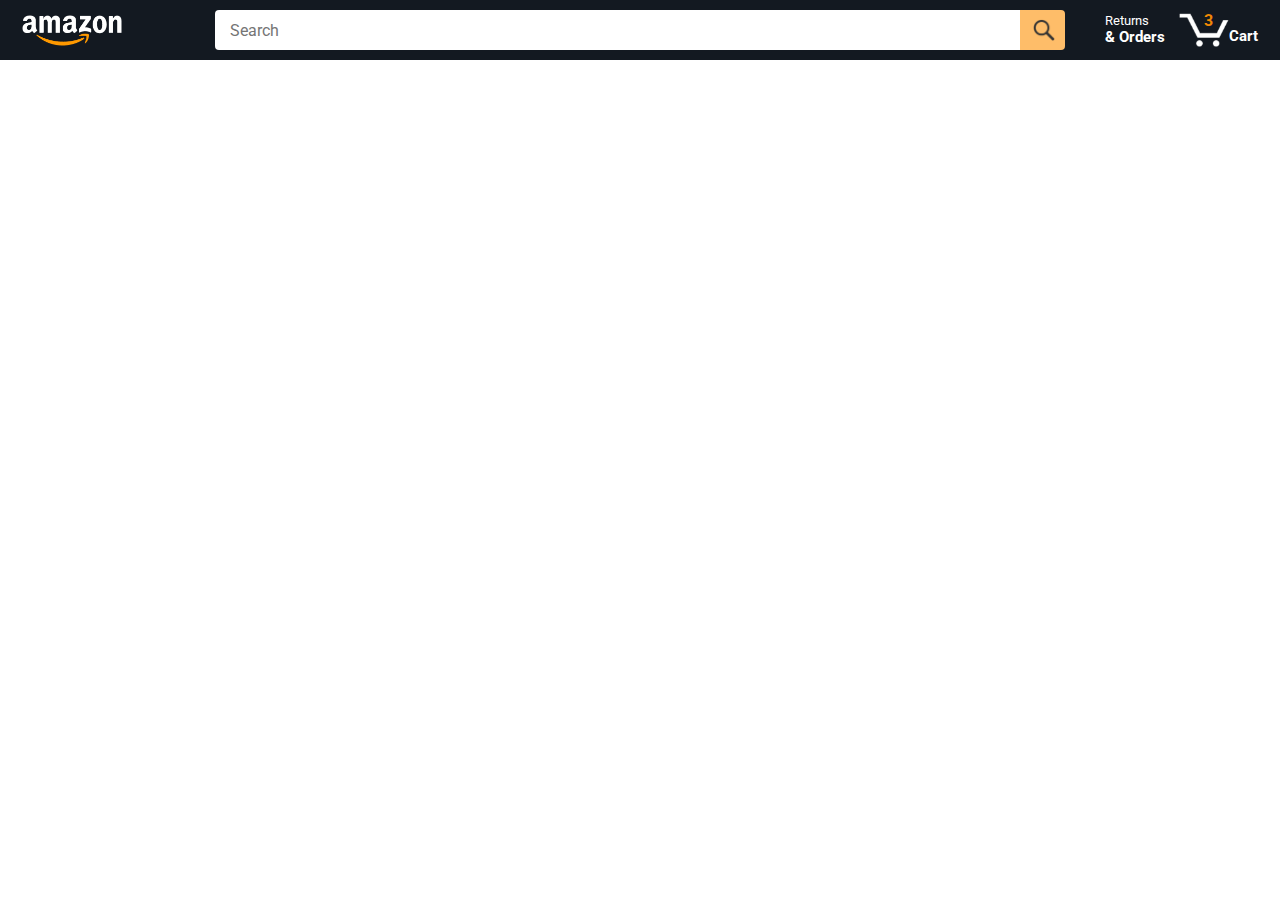
<file: index.html>
<!DOCTYPE html>
<html>
  <head>
    <title>Amazon Project</title>
>
 <!-- This code is needed for responsive design to work.
      (Responsive design = make the website look good on
      smaller screen sizes like a phone or a tablet). -->
    <meta name="viewport" content="width=device-width, initial-scale=1">

    <!-- Load a font called Roboto from Google Fonts. -->
    <link rel="preconnect" href="https://fonts.googleapis.com">
    <link rel="preconnect" href="https://fonts.gstatic.com" crossorigin>
    <link href="https://fonts.googleapis.com/css2?family=Roboto:wght@400;500;700&display=swap" rel="stylesheet">

    <!-- Here are the CSS files for this page. -->
    <link rel="stylesheet" href="styles/shared/general.css">
    <link rel="stylesheet" href="styles/shared/amazon-header.css">
    <link rel="stylesheet" href="styles/pages/amazon.css">
  </head>
  <body>
    <div class="amazon-header">
      <div class="amazon-header-left-section">
        <a href="index.html" class="header-link">
          <img class="amazon-logo"
            src="images/amazon-logo-white.png">
          <img class="amazon-mobile-logo"
            src="images/amazon-mobile-logo-white.png">
        </a>
      </div>

      <div class="amazon-header-middle-section">
        <input class="search-bar" type="text" placeholder="Search">

        <button class="search-button">
          <img class="search-icon" src="images/icons/search-icon.png">
        </button>
      </div>

      <div class="amazon-header-right-section">
        <a class="orders-link header-link" href="orders.html">
          <span class="returns-text">Returns</span>
          <span class="orders-text">& Orders</span>
        </a>

        <a class="cart-link header-link" href="checkout.html">
          <img class="cart-icon" src="images/icons/cart-icon.png">
          <div class="cart-quantity js-cart-quantity"></div>
          <div class="cart-text">Cart</div>
        </a>
      </div>
    </div>
    
    <div class="main">

      <div class="products-grid js-products-grid">

      </div>
    </div>
  </body>

  <script type="module" src="scripts/amazon.js">//entry point</script> 
</html>
</file>
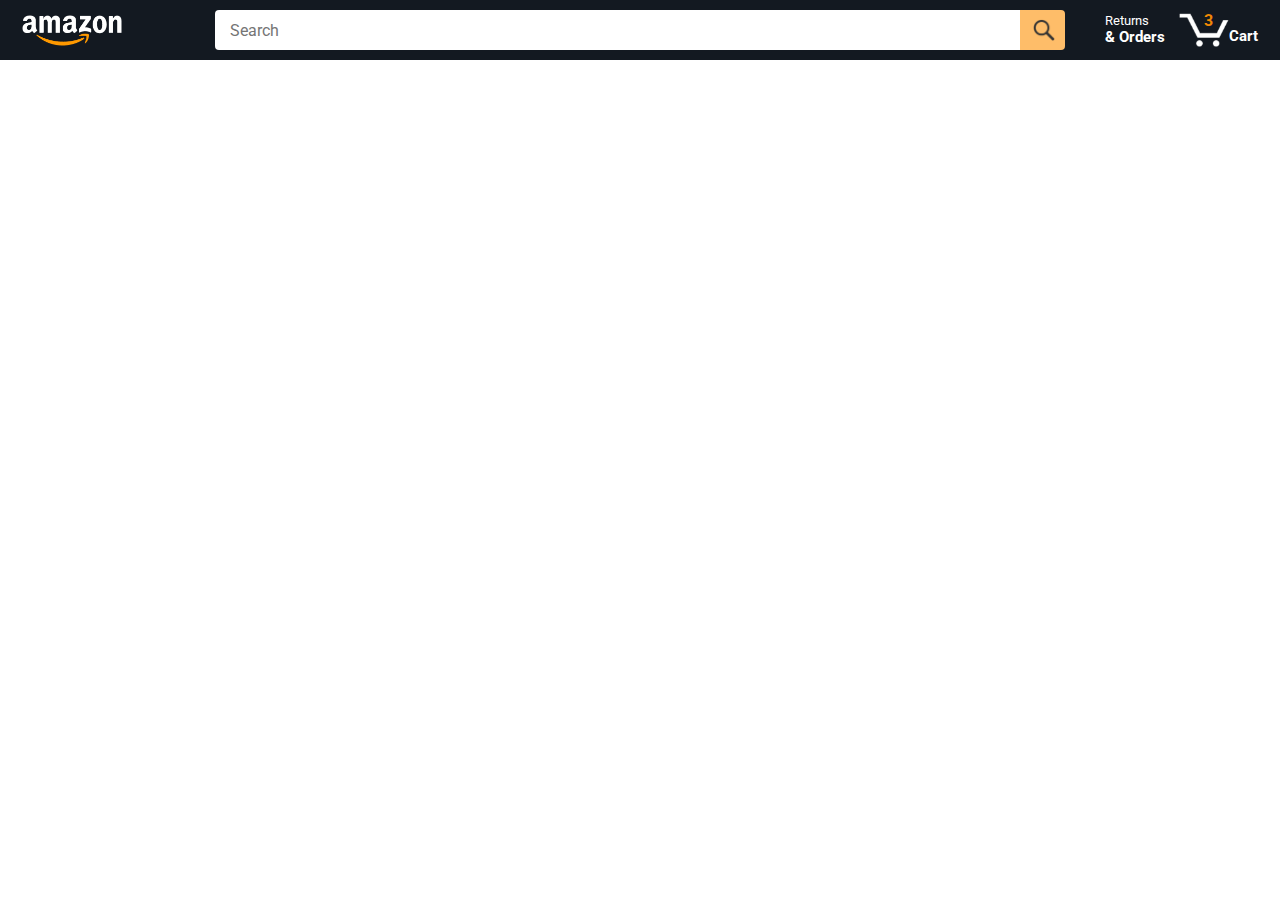
<file: amazon.html>
<!DOCTYPE html>
<html>
  <head>
    <title>Amazon Project</title>
>
 <!-- This code is needed for responsive design to work.
      (Responsive design = make the website look good on
      smaller screen sizes like a phone or a tablet). -->
    <meta name="viewport" content="width=device-width, initial-scale=1">

    <!-- Load a font called Roboto from Google Fonts. -->
    <link rel="preconnect" href="https://fonts.googleapis.com">
    <link rel="preconnect" href="https://fonts.gstatic.com" crossorigin>
    <link href="https://fonts.googleapis.com/css2?family=Roboto:wght@400;500;700&display=swap" rel="stylesheet">

    <!-- Here are the CSS files for this page. -->
    <link rel="stylesheet" href="styles/shared/general.css">
    <link rel="stylesheet" href="styles/shared/amazon-header.css">
    <link rel="stylesheet" href="styles/pages/amazon.css">
  </head>
  <body>
    <div class="amazon-header">
      <div class="amazon-header-left-section">
        <a href="amazon.html" class="header-link">
          <img class="amazon-logo"
            src="images/amazon-logo-white.png">
          <img class="amazon-mobile-logo"
            src="images/amazon-mobile-logo-white.png">
        </a>
      </div>

      <div class="amazon-header-middle-section">
        <input class="search-bar" type="text" placeholder="Search">

        <button class="search-button">
          <img class="search-icon" src="images/icons/search-icon.png">
        </button>
      </div>

      <div class="amazon-header-right-section">
        <a class="orders-link header-link" href="orders.html">
          <span class="returns-text">Returns</span>
          <span class="orders-text">& Orders</span>
        </a>

        <a class="cart-link header-link" href="checkout.html">
          <img class="cart-icon" src="images/icons/cart-icon.png">
          <div class="cart-quantity js-cart-quantity"></div>
          <div class="cart-text">Cart</div>
        </a>
      </div>
    </div>
    
    <div class="main">

      <div class="products-grid js-products-grid">

      </div>
    </div>
  </body>

  <script type="module" src="scripts/amazon.js">//entry point</script> 
</html>
</file>
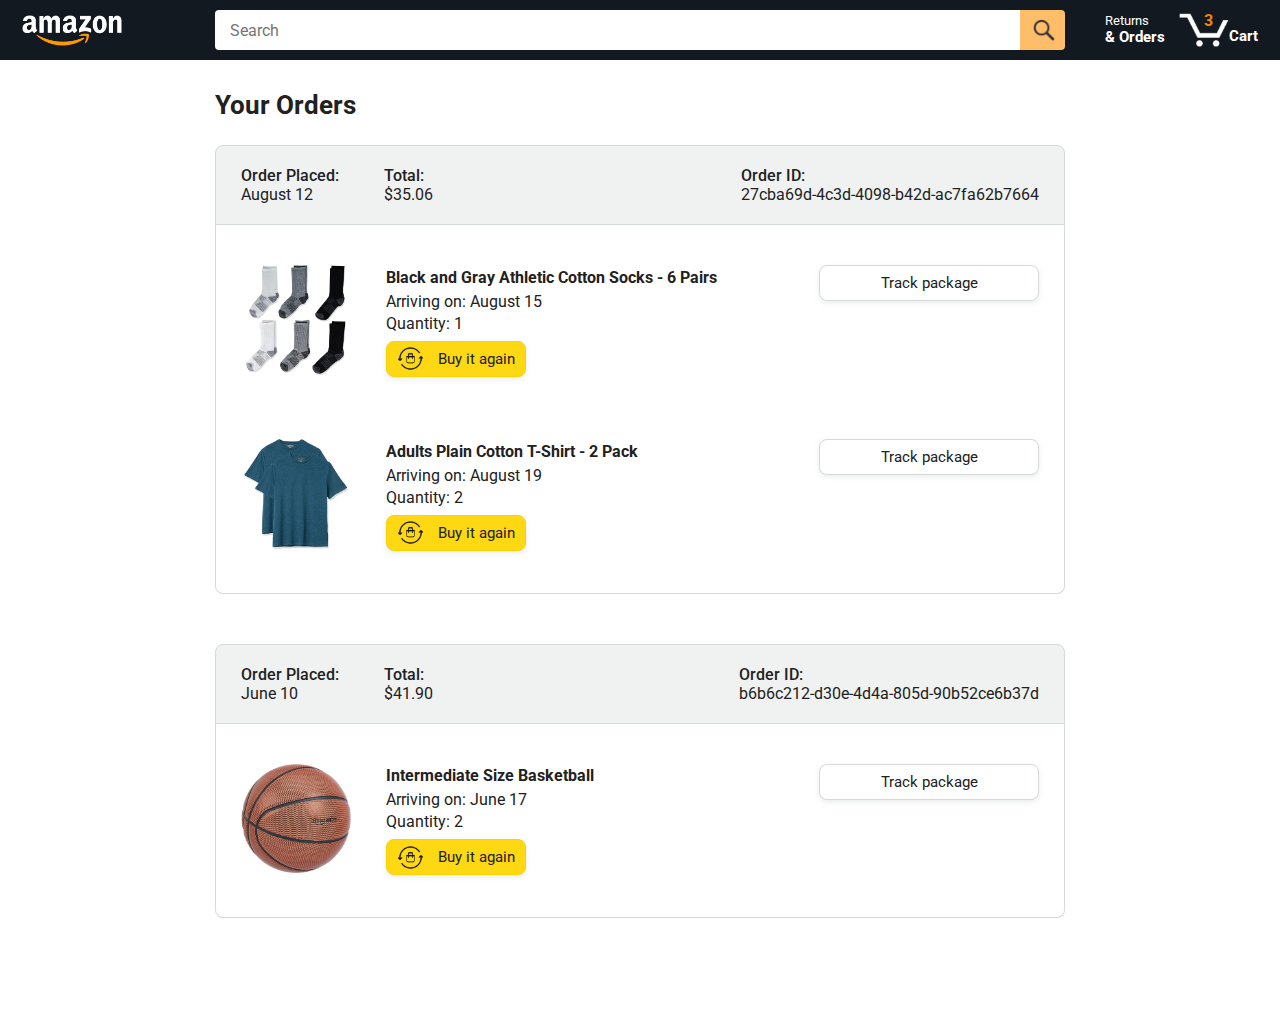
<file: orders.html>
<!DOCTYPE html>
<html>
  <head>
    <title>Orders</title>

    <!-- This code is needed for responsive design to work.
      (Responsive design = make the website look good on
      smaller screen sizes like a phone or a tablet). -->
    <meta name="viewport" content="width=device-width, initial-scale=1">

    <!-- Load a font called Roboto from Google Fonts. -->
    <link rel="preconnect" href="https://fonts.googleapis.com">
    <link rel="preconnect" href="https://fonts.gstatic.com" crossorigin>
    <link href="https://fonts.googleapis.com/css2?family=Roboto:wght@400;500;700&display=swap" rel="stylesheet">

    <!-- Here are the CSS files for this page. -->
    <link rel="stylesheet" href="styles/shared/general.css">
    <link rel="stylesheet" href="styles/shared/amazon-header.css">
    <link rel="stylesheet" href="styles/pages/orders.css">
  </head>
  <body>
    <div class="amazon-header">
      <div class="amazon-header-left-section">
        <a href="index.html" class="header-link">
          <img class="amazon-logo"
            src="images/amazon-logo-white.png">
          <img class="amazon-mobile-logo"
            src="images/amazon-mobile-logo-white.png">
        </a>
      </div>

      <div class="amazon-header-middle-section">
        <input class="search-bar" type="text" placeholder="Search">

        <button class="search-button">
          <img class="search-icon" src="images/icons/search-icon.png">
        </button>
      </div>

      <div class="amazon-header-right-section">
        <a class="orders-link header-link" href="orders.html">
          <span class="returns-text">Returns</span>
          <span class="orders-text">& Orders</span>
        </a>

        <a class="cart-link header-link" href="checkout.html">
          <img class="cart-icon" src="images/icons/cart-icon.png">
          <div class="cart-quantity">3</div>
          <div class="cart-text">Cart</div>
        </a>
      </div>
    </div>

    <div class="main">
      <div class="page-title">Your Orders</div>

      <div class="orders-grid">
        <div class="order-container">
          
          <div class="order-header">
            <div class="order-header-left-section">
              <div class="order-date">
                <div class="order-header-label">Order Placed:</div>
                <div>August 12</div>
              </div>
              <div class="order-total">
                <div class="order-header-label">Total:</div>
                <div>$35.06</div>
              </div>
            </div>

            <div class="order-header-right-section">
              <div class="order-header-label">Order ID:</div>
              <div>27cba69d-4c3d-4098-b42d-ac7fa62b7664</div>
            </div>
          </div>

          <div class="order-details-grid">
            <div class="product-image-container">
              <img src="images/products/athletic-cotton-socks-6-pairs.jpg">
            </div>

            <div class="product-details">
              <div class="product-name">
                Black and Gray Athletic Cotton Socks - 6 Pairs
              </div>
              <div class="product-delivery-date">
                Arriving on: August 15
              </div>
              <div class="product-quantity">
                Quantity: 1
              </div>
              <button class="buy-again-button button-primary">
                <img class="buy-again-icon" src="images/icons/buy-again.png">
                <span class="buy-again-message">Buy it again</span>
              </button>
            </div>

            <div class="product-actions">
              <a href="tracking.html">
                <button class="track-package-button button-secondary">
                  Track package
                </button>
              </a>
            </div>

            <div class="product-image-container">
              <img src="images/products/adults-plain-cotton-tshirt-2-pack-teal.jpg">
            </div>

            <div class="product-details">
              <div class="product-name">
                Adults Plain Cotton T-Shirt - 2 Pack
              </div>
              <div class="product-delivery-date">
                Arriving on: August 19
              </div>
              <div class="product-quantity">
                Quantity: 2
              </div>
              <button class="buy-again-button button-primary">
                <img class="buy-again-icon" src="images/icons/buy-again.png">
                <span class="buy-again-message">Buy it again</span>
              </button>
            </div>

            <div class="product-actions">
              <a href="tracking.html">
                <button class="track-package-button button-secondary">
                  Track package
                </button>
              </a>
            </div>
          </div>
        </div>

        <div class="order-container">

          <div class="order-header">
            <div class="order-header-left-section">
              <div class="order-date">
                <div class="order-header-label">Order Placed:</div>
                <div>June 10</div>
              </div>
              <div class="order-total">
                <div class="order-header-label">Total:</div>
                <div>$41.90</div>
              </div>
            </div>

            <div class="order-header-right-section">
              <div class="order-header-label">Order ID:</div>
              <div>b6b6c212-d30e-4d4a-805d-90b52ce6b37d</div>
            </div>
          </div>

          <div class="order-details-grid">
            <div class="product-image-container">
              <img src="images/products/intermediate-composite-basketball.jpg">
            </div>

            <div class="product-details">
              <div class="product-name">
                Intermediate Size Basketball
              </div>
              <div class="product-delivery-date">
                Arriving on: June 17
              </div>
              <div class="product-quantity">
                Quantity: 2
              </div>
              <button class="buy-again-button button-primary">
                <img class="buy-again-icon" src="images/icons/buy-again.png">
                <span class="buy-again-message">Buy it again</span>
              </button>
            </div>

            <div class="product-actions">
              <a href="tracking.html">
                <button class="track-package-button button-secondary">
                  Track package
                </button>
              </a>
            </div>
          </div>
        </div>
      </div>
    </div>
  </body>
</html>
</file>
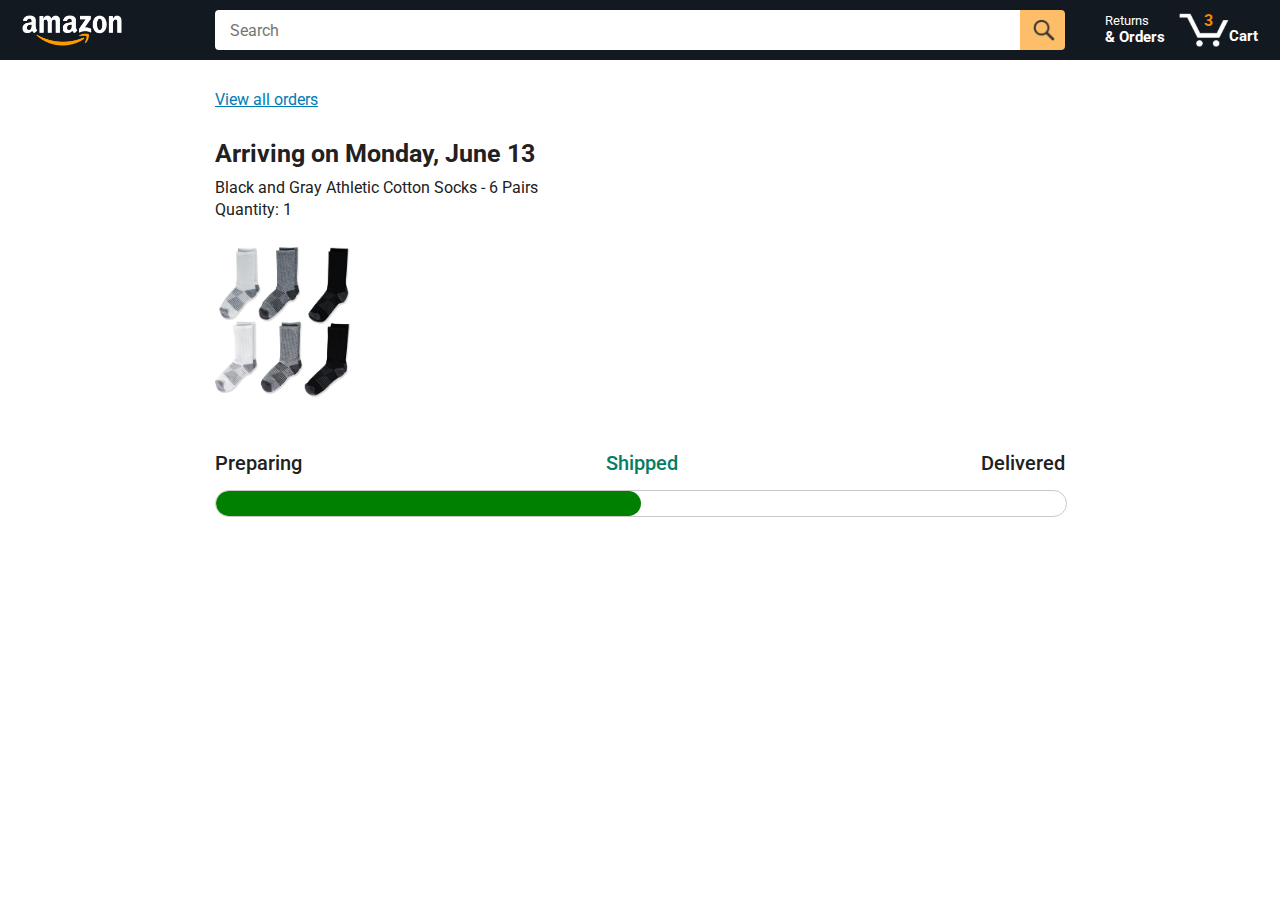
<file: tracking.html>
<!DOCTYPE html>
<html>
  <head>
    <title>Tracking</title>

    <!-- This code is needed for responsive design to work.
      (Responsive design = make the website look good on
      smaller screen sizes like a phone or a tablet). -->
    <meta name="viewport" content="width=device-width, initial-scale=1">

    <!-- Load a font called Roboto from Google Fonts. -->
    <link rel="preconnect" href="https://fonts.googleapis.com">
    <link rel="preconnect" href="https://fonts.gstatic.com" crossorigin>
    <link href="https://fonts.googleapis.com/css2?family=Roboto:wght@400;500;700&display=swap" rel="stylesheet">

    <!-- Here are the CSS files for this page. -->
    <link rel="stylesheet" href="styles/shared/general.css">
    <link rel="stylesheet" href="styles/shared/amazon-header.css">
    <link rel="stylesheet" href="styles/pages/tracking.css">
  </head>
  <body>
    <div class="amazon-header">
      <div class="amazon-header-left-section">
        <a href="index.html" class="header-link">
          <img class="amazon-logo"
            src="images/amazon-logo-white.png">
          <img class="amazon-mobile-logo"
            src="images/amazon-mobile-logo-white.png">
        </a>
      </div>

      <div class="amazon-header-middle-section">
        <input class="search-bar" type="text" placeholder="Search">

        <button class="search-button">
          <img class="search-icon" src="images/icons/search-icon.png">
        </button>
      </div>

      <div class="amazon-header-right-section">
        <a class="orders-link header-link" href="orders.html">
          <span class="returns-text">Returns</span>
          <span class="orders-text">& Orders</span>
        </a>

        <a class="cart-link header-link" href="checkout.html">
          <img class="cart-icon" src="images/icons/cart-icon.png">
          <div class="cart-quantity">3</div>
          <div class="cart-text">Cart</div>
        </a>
      </div>
    </div>

    <div class="main">
      <div class="order-tracking">
        <a class="back-to-orders-link link-primary" href="orders.html">
          View all orders
        </a>

        <div class="delivery-date">
          Arriving on Monday, June 13
        </div>

        <div class="product-info">
          Black and Gray Athletic Cotton Socks - 6 Pairs
        </div>

        <div class="product-info">
          Quantity: 1
        </div>

        <img class="product-image" src="images/products/athletic-cotton-socks-6-pairs.jpg">

        <div class="progress-labels-container">
          <div class="progress-label">
            Preparing
          </div>
          <div class="progress-label current-status">
            Shipped
          </div>
          <div class="progress-label">
            Delivered
          </div>
        </div>

        <div class="progress-bar-container">
          <div class="progress-bar"></div>
        </div>
      </div>
    </div>
  </body>
</html>
</file>
<file: styles/shared/general.css>
body {
  font-family: Roboto, Arial;
  color: rgb(33, 33, 33);
  /* The <body> element has a default margin of 8px
     on all sides. This removes the default margins. */
  margin: 0;
}

/* <p> elements have a default margin on the top
   and bottom. This removes the default margins. */
p {
  margin: 0;
}

button {
  cursor: pointer;
}

select {
  cursor: pointer;
}

input, select, button {
  font-family: Roboto, Arial;
}

.button-primary {
  color: rgb(33, 33, 33);
  background-color: rgb(255, 216, 20);
  border: 1px solid rgb(252, 210, 0);
  border-radius: 8px;
  cursor: pointer;
  box-shadow: 0 2px 5px rgba(213, 217, 217, 0.5);
}

.button-primary:hover {
  background-color: rgb(247, 202, 0);
  border: 1px solid rgb(242, 194, 0);
}

.button-primary:active {
  background: rgb(255, 216, 20);
  border-color: rgb(252, 210, 0);
  box-shadow: none;
}

.button-secondary {
  color: rgb(33, 33, 33);
  background: white;
  border: 1px solid rgb(213, 217, 217);
  border-radius: 8px;
  cursor: pointer;
  box-shadow: 0 2px 5px rgba(213, 217, 217, 0.5);
}

.button-secondary:hover {
  background-color: rgb(247, 250, 250);
}

.button-secondary:active {
  background-color: rgb(237, 253, 255);
  box-shadow: none;
}

/* These styles will limit text to 2 lines. Anything
   beyond 2 lines will be replaced with "..."
   You can find this code by using an A.I. tool or by
   searching in Google.
   https://css-tricks.com/almanac/properties/l/line-clamp/ */
.limit-text-to-2-lines {
  display: -webkit-box;
  -webkit-line-clamp: 2;
  -webkit-box-orient: vertical;
  overflow: hidden;
}

.link-primary {
  color: rgb(1, 124, 182);
  cursor: pointer;
}

.link-primary:hover {
  color: rgb(196, 80, 0);
}

/* Styles for dropdown selectors. */
select {
  color: rgb(33, 33, 33);
  background-color: rgb(240, 240, 240);
  border: 1px solid rgb(213, 217, 217);
  border-radius: 8px;
  padding: 3px 5px;
  font-size: 15px;
  cursor: pointer;
  box-shadow: 0 2px 5px rgba(213, 217, 217, 0.5);
}

select:focus,
input:focus {
  outline: 2px solid rgb(255, 153, 0);
}
</file>
<file: styles/shared/amazon-header.css>
.amazon-header {
  background-color: rgb(19, 25, 33);
  color: white;
  padding-left: 15px;
  padding-right: 15px;

  display: flex;
  align-items: center;
  justify-content: space-between;

  position: fixed;
  top: 0;
  left: 0;
  right: 0;
  height: 60px;
}

.amazon-header-left-section {
  width: 180px;
}

@media (max-width: 800px) {
  .amazon-header-left-section {
    width: unset;
  }
}

.header-link {
  display: inline-block;
  padding: 6px;
  border-radius: 2px;
  cursor: pointer;
  text-decoration: none;
  border: 1px solid rgba(0, 0, 0, 0);
}

.header-link:hover {
  border: 1px solid white;
}

.amazon-logo {
  width: 100px;
  margin-top: 5px;
}

.amazon-mobile-logo {
  display: none;
}

@media (max-width: 575px) {
  .amazon-logo {
    display: none;
  }

  .amazon-mobile-logo {
    display: block;
    height: 35px;
    margin-top: 5px;
  }
}

.amazon-header-middle-section {
  flex: 1;
  max-width: 850px;
  margin-left: 10px;
  margin-right: 10px;
  display: flex;
}

.search-bar {
  flex: 1;
  width: 0;
  font-size: 16px;
  height: 38px;
  padding-left: 15px;
  border: none;
  border-top-left-radius: 4px;
  border-bottom-left-radius: 4px;
  border-top-right-radius: 0;
  border-bottom-right-radius: 0;
}

.search-button {
  background-color: rgb(254, 189, 105);
  border: none;
  width: 45px;
  height: 40px;
  border-top-right-radius: 4px;
  border-bottom-right-radius: 4px;
  flex-shrink: 0;
}

.search-icon {
  height: 22px;
  margin-left: 2px;
  margin-top: 3px;
}

.amazon-header-right-section {
  width: 180px;
  flex-shrink: 0;
  display: flex;
  justify-content: end;
}

.orders-link {
  color: white;
}

.returns-text {
  display: block;
  font-size: 13px;
}

.orders-text {
  display: block;
  font-size: 15px;
  font-weight: 700;
}

.cart-link {
  color: white;
  display: flex;
  align-items: center;
  position: relative;
}

.cart-icon {
  width: 50px;
}

.cart-text {
  margin-top: 12px;
  font-size: 15px;
  font-weight: 700;
}

.cart-quantity {
  color: rgb(240, 136, 4);
  font-size: 16px;
  font-weight: 700;

  position: absolute;
  top: 4px;
  left: 22px;
  
  width: 26px;
  text-align: center;
}
</file>
<file: styles/pages/amazon.css>
.main {
  margin-top: 60px;
}

.products-grid {
  display: grid;

  /* - In CSS Grid, 1fr means a column will take up the
       remaining space in the grid.
     - If we write 1fr 1fr ... 1fr; 8 times, this will
       divide the grid into 8 columns, each taking up an
       equal amount of the space.
     - repeat(8, 1fr); is a shortcut for repeating "1fr"
       8 times (instead of typing out "1fr" 8 times).
       repeat(...) is a special property that works with
       display: grid; */
  grid-template-columns: repeat(8, 1fr);
}

/* @media is used to create responsive design (making the
   website look good on any screen size). This @media
   means when the screen width is 2000px or less, we
   will divide the grid into 7 columns instead of 8. */
@media (max-width: 2000px) {
  .products-grid {
    grid-template-columns: repeat(7, 1fr);
  }
}

/* This @media means when the screen width is 1600px or
   less, we will divide the grid into 6 columns. */
@media (max-width: 1600px) {
  .products-grid {
    grid-template-columns: repeat(6, 1fr);
  }
}

@media (max-width: 1300px) {
  .products-grid {
    grid-template-columns: repeat(5, 1fr);
  }
}

@media (max-width: 1000px) {
  .products-grid {
    grid-template-columns: repeat(4, 1fr);
  }
}

@media (max-width: 800px) {
  .products-grid {
    grid-template-columns: repeat(3, 1fr);
  }
}

@media (max-width: 575px) {
  .products-grid {
    grid-template-columns: repeat(2, 1fr);
  }
}

@media (max-width: 450px) {
  .products-grid {
    grid-template-columns: 1fr;
  }
}

.product-container {
  padding-top: 40px;
  padding-bottom: 25px;
  padding-left: 25px;
  padding-right: 25px;

  border-right: 1px solid rgb(231, 231, 231);
  border-bottom: 1px solid rgb(231, 231, 231);

  display: flex;
  flex-direction: column;
}

.product-image-container {
  display: flex;
  justify-content: center;
  align-items: center;

  height: 180px;
  margin-bottom: 20px;
}

.product-image {
  /* Images will overflow their container by default. To
    prevent this, we set max-width and max-height to 100%
    so they stay inside their container. */
  max-width: 100%;
  max-height: 100%;
}

.product-name {
  height: 40px;
  margin-bottom: 5px;
}

.product-rating-container {
  display: flex;
  align-items: center;
  margin-bottom: 10px;
}

.product-rating-stars {
  width: 100px;
  margin-right: 6px;
}

.product-rating-count {
  color: rgb(1, 124, 182);
  cursor: pointer;
  margin-top: 3px;
}

.product-price {
  font-weight: 700;
  margin-bottom: 10px;
}

.product-quantity-container {
  margin-bottom: 17px;
}

.product-spacer {
  flex: 1;
}

.added-to-cart {
  color: rgb(6, 125, 98);
  font-size: 16px;

  display: flex;
  align-items: center;
  margin-bottom: 8px;

  /* At first, the "Added to cart" message will
     be invisible. Use JavaScript to change the
     opacity and make it visible. */
  opacity: 0;
}

.added-to-cart img {
  height: 20px;
  margin-right: 5px;
}

.add-to-cart-button {
  width: 100%;
  padding: 8px;
  border-radius: 50px;
}

.js-show-added-to-cart{
  opacity: 1;
}
</file>
<file: styles/pages/orders.css>
.main {
  max-width: 850px;
  margin-top: 90px;
  margin-bottom: 100px;
  padding-left: 20px;
  padding-right: 20px;

  /* margin-left: auto;
     margin-right auto;
     Is a trick for centering an element horizontally
     without needing a container. */
  margin-left: auto;
  margin-right: auto;
}

.page-title {
  font-weight: 700;
  font-size: 26px;
  margin-bottom: 25px;
}

.orders-grid {
  display: grid;
  grid-template-columns: 1fr;
  row-gap: 50px;
}

.order-header {
  background-color: rgb(240, 242, 242);
  border: 1px solid rgb(213, 217, 217);

  display: flex;
  align-items: center;
  justify-content: space-between;

  padding: 20px 25px;
  border-top-left-radius: 8px;
  border-top-right-radius: 8px;
}

.order-header-left-section {
  display: flex;
  flex-shrink: 0;
}

.order-header-label {
  font-weight: 500;
}

.order-date,
.order-total {
  margin-right: 45px;
}

.order-header-right-section {
  flex-shrink: 1;
}

@media (max-width: 575px) {
  .order-header {
    flex-direction: column;
    align-items: start;
    line-height: 23px;
    padding: 15px;
  }

  .order-header-left-section {
    flex-direction: column;
  }

  .order-header-label {
    margin-right: 5px;
  }

  .order-date,
  .order-total {
    display: grid;
    grid-template-columns: auto 1fr;
    margin-right: 0;
  }

  .order-header-right-section {
    display: grid;
    grid-template-columns: auto 1fr;
  }
}

.order-details-grid {
  padding: 40px 25px;
  border: 1px solid rgb(213, 217, 217);
  border-top: none;
  border-bottom-left-radius: 8px;
  border-bottom-right-radius: 8px;

  display: grid;
  grid-template-columns: 110px 1fr 220px;
  column-gap: 35px;
  row-gap: 60px;
  align-items: center;
}

@media (max-width: 800px) {
  .order-details-grid {
    grid-template-columns: 110px 1fr;
    row-gap: 0;
    padding-bottom: 8px;
  }
}

@media (max-width: 450px) {
  .order-details-grid {
    grid-template-columns: 1fr;
  }
}

.product-image-container {
  text-align: center;
}

.product-image-container img {
  max-width: 110px;
  max-height: 110px;
}

.product-name {
  font-weight: 700;
  margin-bottom: 5px;
}

.product-delivery-date {
  margin-bottom: 3px;
}

.product-quantity {
  margin-bottom: 8px;
}

.buy-again-button {
  font-size: 15px;
  width: 140px;
  height: 36px;
  border-radius: 8px;

  display: flex;
  align-items: center;
  justify-content: center;
}

.buy-again-icon {
  width: 25px;
  margin-right: 15px;
}

.product-actions {
  align-self: start;
}

.track-package-button {
  width: 100%;
  font-size: 15px;
  padding: 8px;
}

@media (max-width: 800px) {
  .buy-again-button {
    margin-bottom: 10px;
  }

  .product-actions {
    /* grid-column: 2 means this element will be placed
       in column 2 in the grid. (Normally, the column that
       an element is placed in is determined by the order
       of the elements in the HTML. grid-column overrides
       this default ordering). */
    grid-column: 2;
    margin-bottom: 30px;
  }

  .track-package-button {
    width: 140px;
  }
}

@media (max-width: 450px) {
  .product-image-container {
    text-align: center;
    margin-bottom: 25px;
  }

  .product-image-container img {
    max-width: 150px;
    max-height: 150px;
  }

  .product-name {
    margin-bottom: 10px;
  }

  .product-quantity {
    margin-bottom: 15px;
  }

  .buy-again-button {
    width: 100%;
    margin-bottom: 15px;
  }

  .product-actions {
    /* grid-column: auto; undos grid-column: 2; from above.
       This element will now be placed in its normal column
       in the grid. */
    grid-column: auto;
    margin-bottom: 70px;
  }

  .track-package-button {
    width: 100%;
    padding: 12px;
  }
}
</file>
<file: styles/pages/tracking.css>
.main {
  max-width: 850px;
  margin-top: 90px;
  margin-bottom: 100px;
  padding-left: 30px;
  padding-right: 30px;

  /* margin-left: auto;
     margin-right auto;
     Is a trick for centering an element horizontally
     without needing a container. */
  margin-left: auto;
  margin-right: auto;
}

.back-to-orders-link {
  display: inline-block;
  margin-bottom: 30px;
}

.delivery-date {
  font-size: 25px;
  font-weight: 700;
  margin-bottom: 10px;
}

.product-info {
  margin-bottom: 3px;
}

.product-image {
  max-width: 150px;
  max-height: 150px;
  margin-top: 25px;
  margin-bottom: 50px;
}

.progress-labels-container {
  display: flex;
  justify-content: space-between;
  font-size: 20px;
  font-weight: 500;
  margin-bottom: 15px;
}

.current-status {
  color: rgb(6, 125, 98);
}

@media (max-width: 575px) {
  .progress-labels-container {
    font-size: 16px;
  }
}

@media (max-width: 450px) {
  .progress-labels-container {
    flex-direction: column;
    margin-bottom: 5px;
  }

  .progress-label {
    margin-bottom: 3px;
  }
}

.progress-bar-container {
  height: 25px;
  width: 100%;

  border: 1px solid rgb(200, 200, 200);
  border-radius: 50px;
  overflow: hidden;
}

.progress-bar {
  height: 100%;
  background-color: green;
  border-radius: 50px;
  width: 50%;
}
</file>
